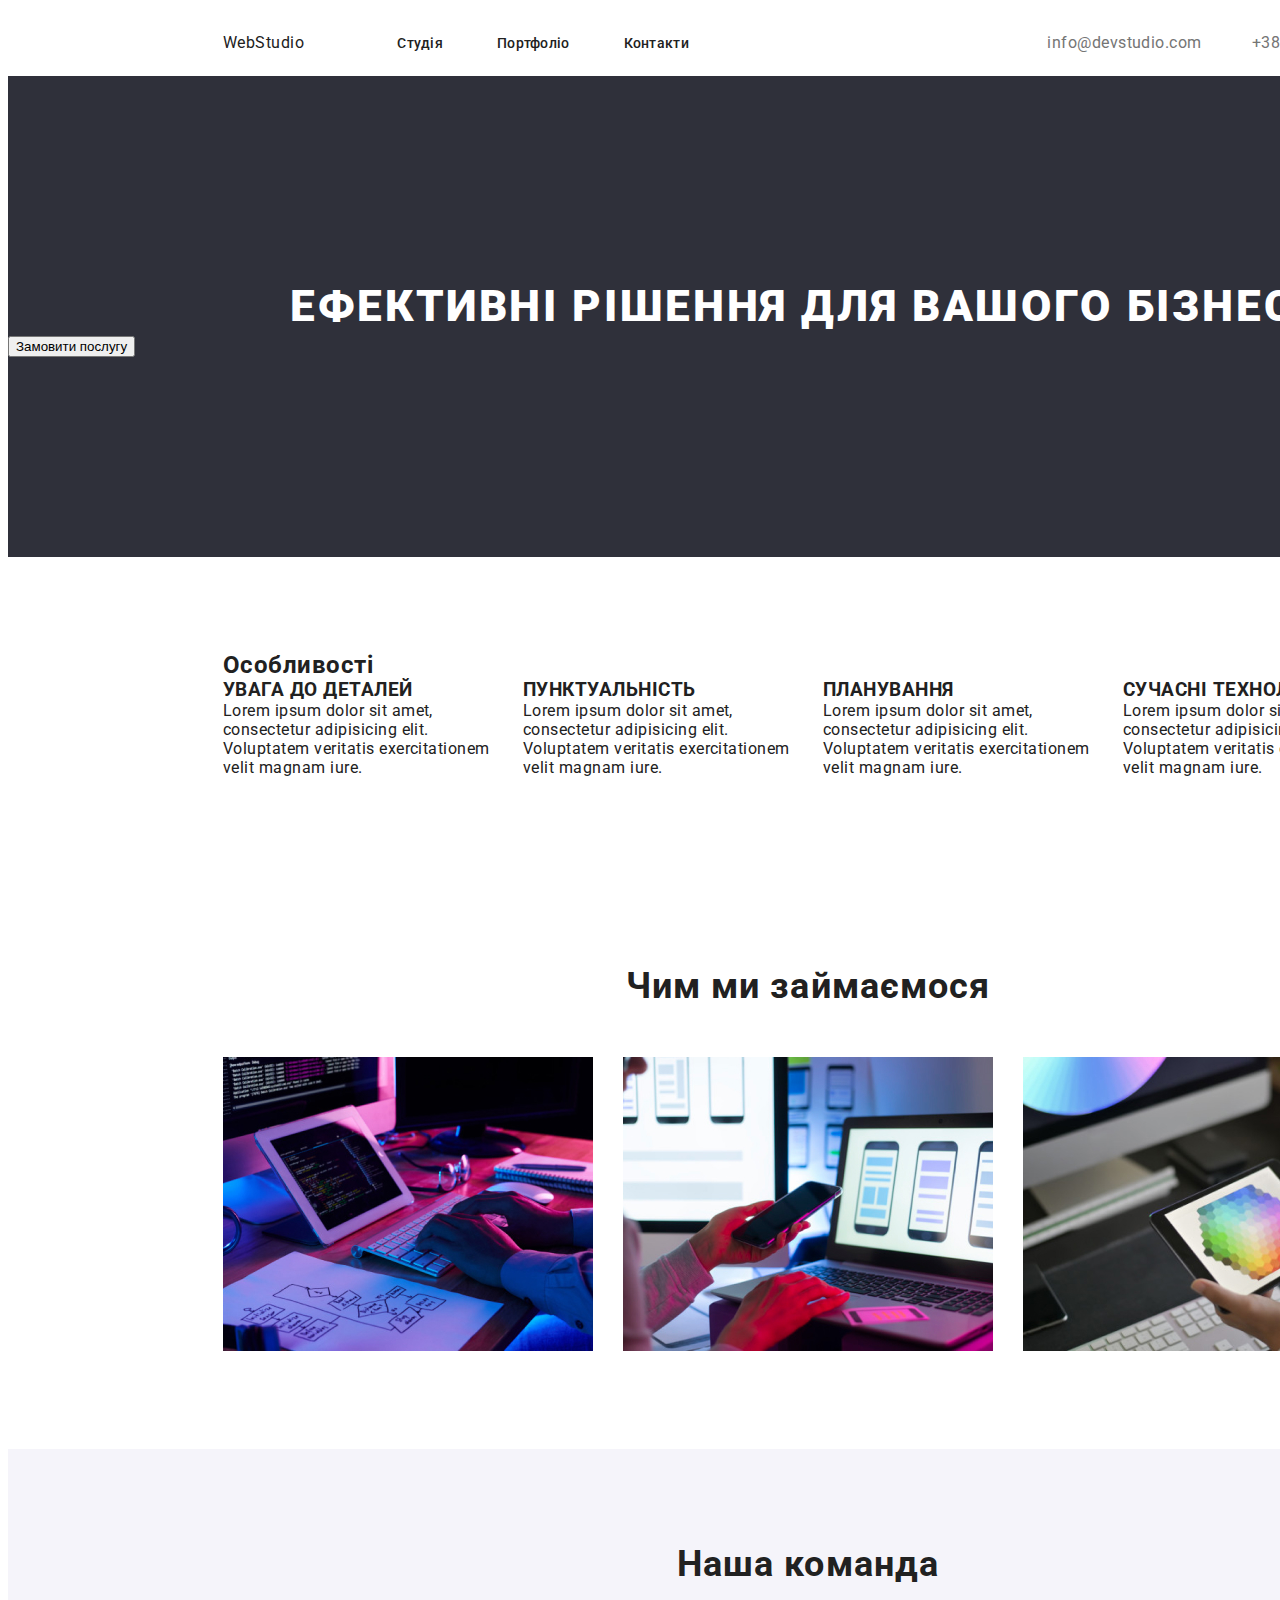
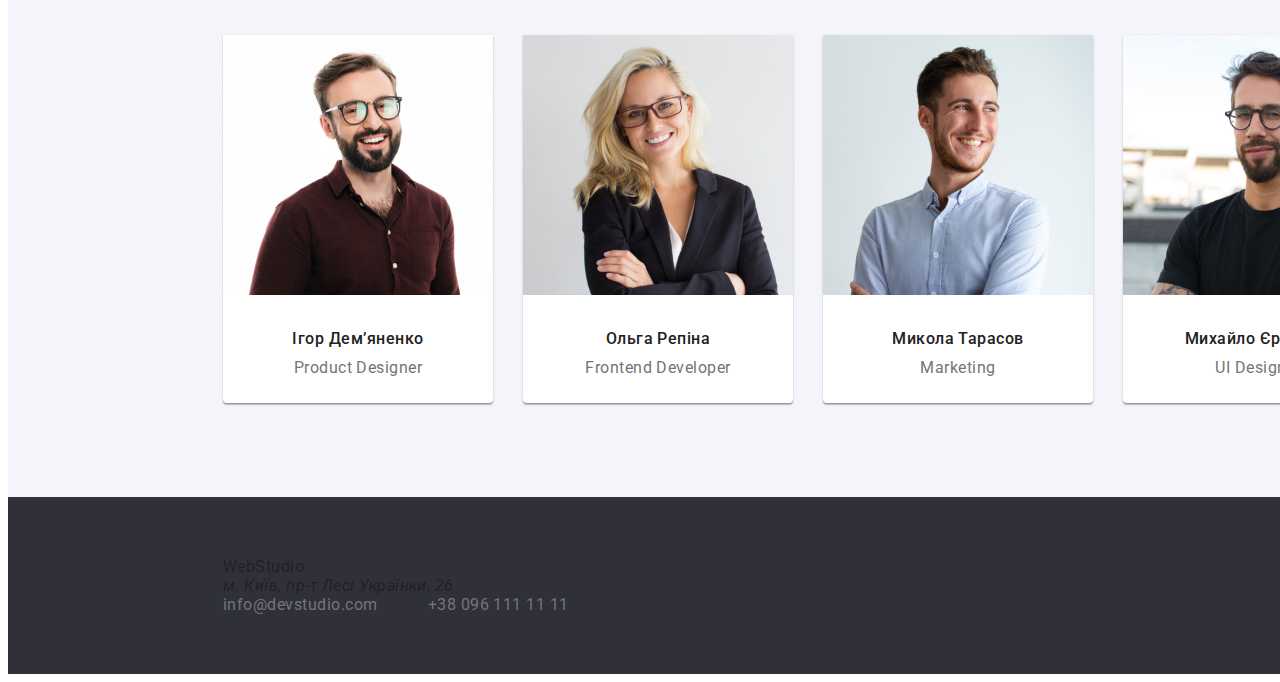
<file: index.html>
<!DOCTYPE html>
<html lang="en">
<head>
    <meta charset="UTF-8">
    <meta http-equiv="X-UA-Compatible" content="IE=edge">
    <meta name="viewport" content="width=device-width, initial-scale=1.0">
    <title>Webstudio</title>
    <link rel="stylesheet" href="https://cdnjs.cloudflare.com/ajax/libs/modern-normalize/1.1.0/modern-normalize.min.css" integrity="sha512-wpPYUAdjBVSE4KJnH1VR1HeZfpl1ub8YT/NKx4PuQ5NmX2tKuGu6U/JRp5y+Y8XG2tV+wKQpNHVUX03MfMFn9Q==" crossorigin="anonymous" referrerpolicy="no-referrer" />
    <link rel="preconnect" href="https://fonts.googleapis.com">
<link rel="preconnect" href="https://fonts.gstatic.com" crossorigin>
<link href="https://fonts.googleapis.com/css2?family=Raleway:wght@700&family=Roboto:wght@400;500;700;900&display=swap" rel="stylesheet">
    <link rel="stylesheet" href="./style.css">
</head>
<body>
    <header class="section header">
        <div class="container nav">
            <a class="Studio" href="./"><span class="Web">Web</span>Studio</a>
            <nav class="header-nav">
                <ul class="nav-list">
                <li class="nav-item">
                    <a class="nav-link" href="./">Студія</a>
                </li>
                <li class="nav-item">
                    <a class="nav-link" href="./portfolio.html">Портфоліо</a>
                </li>
                <li class="nav-item">
                    <a class="nav-link" href="">Контакти</a>
                </li>
            </ul>
        </nav>    
            <ul class="contacts-list" >
                <li class="contact-item" >    <a class="contact-link" href="">info@devstudio.com</a> </li>
                <li class="contact-item" >  <a class="contact-link" href="">+38 096 111 11 11</a> </li>
            </ul>
        </div>
    </header>
    <main>
        <div class="container"></div>
        <section class="section hero">
                <h1 class="hero-title"> ефективні рішення для вашого бізнесу</h1>
                <button class="hero-button" type="button">Замовити послугу</button>
        </section>
    </div>
        <section class="section button">
            <div class="container">
                <h2>Особливості</h2>
                <ul class="features">
                    <li class="features-item">
                        <h3>УВАГА ДО ДЕТАЛЕЙ</h3>
                        <p>Lorem ipsum dolor sit amet, consectetur adipisicing elit. Voluptatem veritatis exercitationem velit magnam iure.</p>
                    </li>
                    <li class="features-item">
                        <h3>ПУНКТУАЛЬНІСТЬ</h3>
                        <p>Lorem ipsum dolor sit amet, consectetur adipisicing elit. Voluptatem veritatis exercitationem velit magnam iure.</p>
                    </li>
                    <li class="features-item">
                        <h3>ПЛАНУВАННЯ</h3>
                        <p>Lorem ipsum dolor sit amet, consectetur adipisicing elit. Voluptatem veritatis exercitationem velit magnam iure.</p>
                    </li>
                    <li class="features-item">
                        <h3>СУЧАСНІ ТЕХНОЛОГЇ</h3>
                        <p>Lorem ipsum dolor sit amet, consectetur adipisicing elit. Voluptatem veritatis exercitationem velit magnam iure.</p>
                    </li>
                </ul>
            </div>
        </section>
        <section class="section">
            <div class="container">
            <h2 class="sagolovok">Чим ми займаємося</h2>
            <ul class="work-list">
                <li class="work-item">
                    <img src="./images/img.jpg" alt="Робочий стіл">
                </li>
                <li class="work-item">
                    <img src="./images/img (1).jpg" alt="Кодинг">
                </li>
                <li class="work-item">
                    <img src="./images/img (2).jpg" alt="Планшет">
                </li>
            </ul>
        </div>
        </section>
        <section class="section people">
            <div class="container">
            <h2 class="sagolovok">Наша команда</h2>
            <ul class="people-list">
                <li class="people-item">
                    <img src="./images/img (3).jpg" alt="Ігор Дем’яненко" class="people-img">
                    <h2 class="name">Ігор Дем’яненко</h2>
                    <p class="characteristic">Product Designer</p>
                </li>
                <li class="people-item">
                    <img src="./images/img (4).jpg" alt="Ольга Репіна" class="people-img">
                    <h2 class="name">Ольга Репіна</h2>
                    <p class="characteristic">Frontend Developer</p>
                </li>
                <li class="people-item">
                    <img src="./images/img (5).jpg" alt="Микола Тарасов" class="people-img">
                    <h2 class="name">Микола Тарасов</h2>
                    <p class="characteristic">Marketing</p>
                </li>
                <li class="people-item">
                    <img src="./images/img (6).jpg" alt="Михайло Єрмаков" class="people-img">
                    <h2 class="name">Михайло Єрмаков</h2>
                    <p class="characteristic">UI Designer</p>
                </li>
            </ul>
        </div>
    </section>
    </main>
    <footer class="footer section">
        <div class="container">
            <a class="Studio" href="./"><span class="Web">Web</span>Studio</a>
            <address>м. Київ, пр-т Лесі Українки, 26</address>
            <ul class="contacts-list" >
                <li class="contact-item" >    <a class="contact-link" href="">info@devstudio.com</a> </li>
                <li class="contact-item" >  <a class="contact-link" href="">+38 096 111 11 11</a> </li>
            </ul>
        </div>
    </footer>
</body>
</html>
</file>
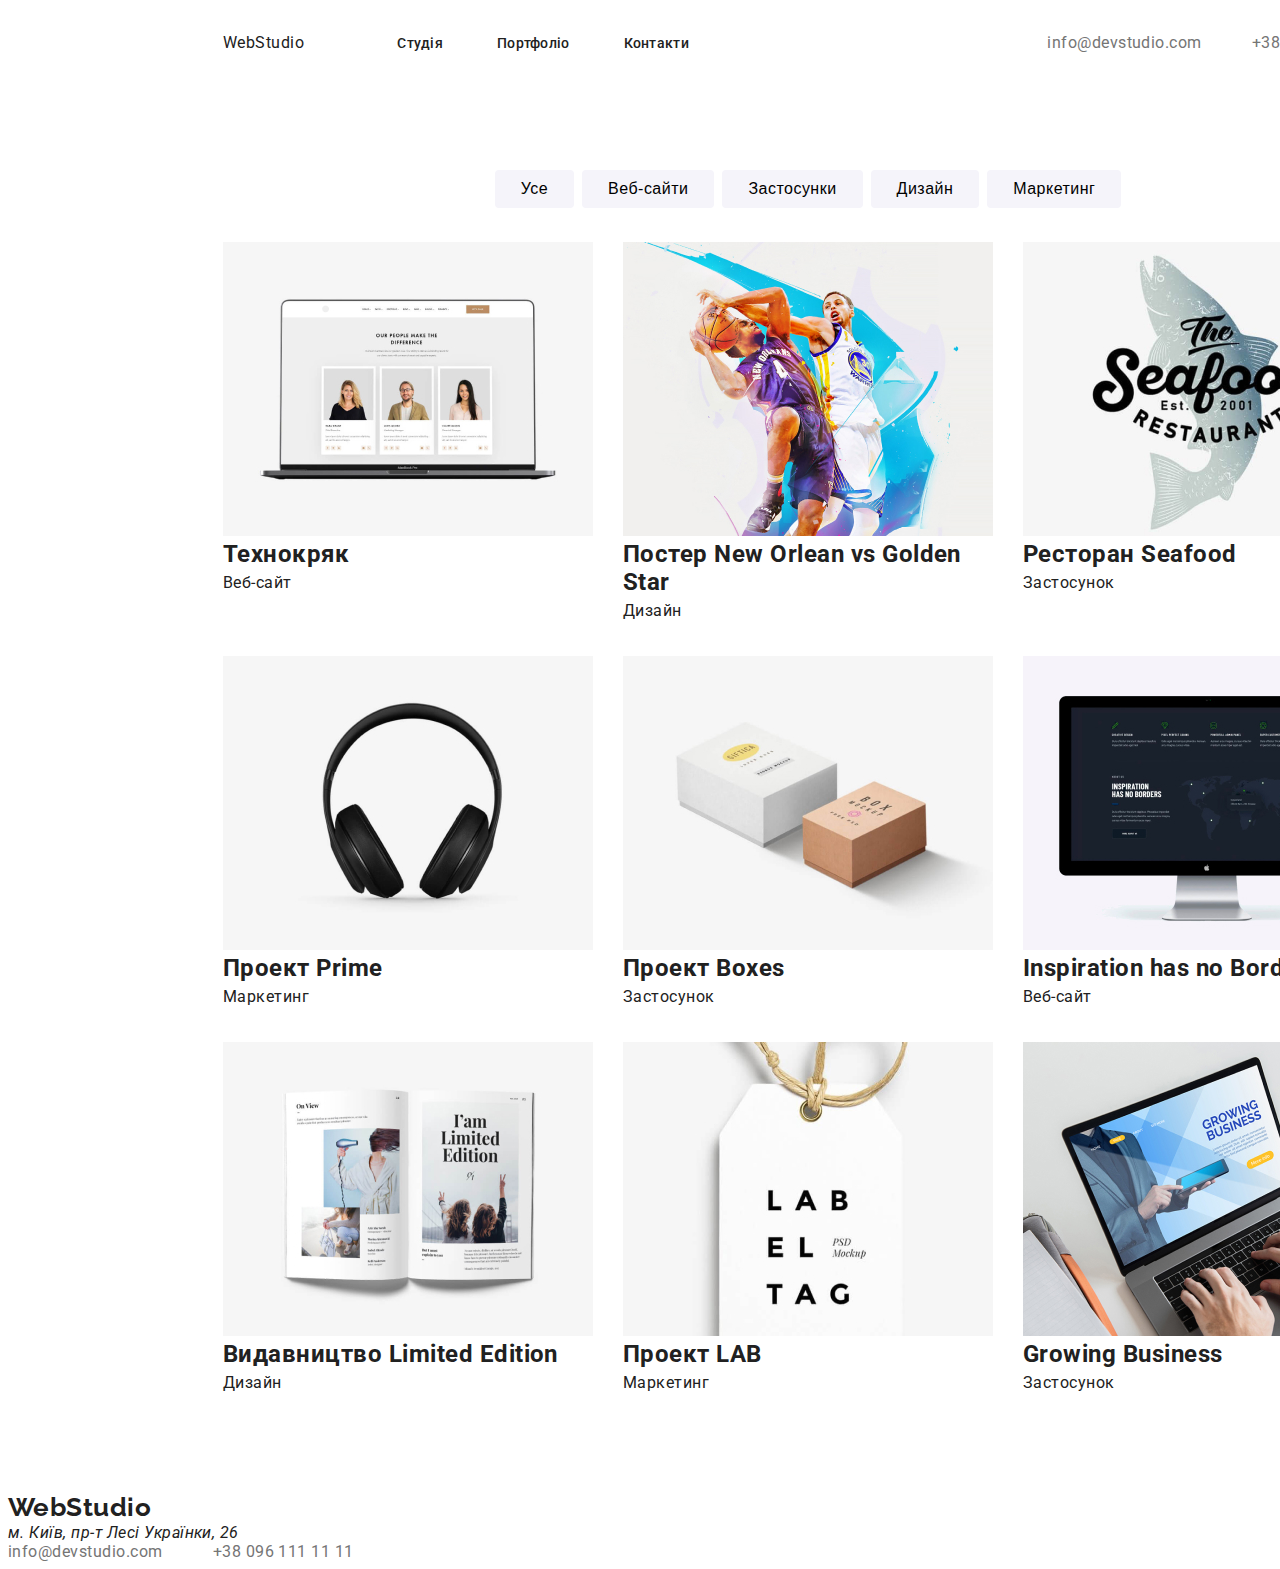
<file: portfolio.html>
<!DOCTYPE html>
<html lang="en">
<head>
    <meta charset="UTF-8">
    <meta http-equiv="X-UA-Compatible" content="IE=edge">
    <meta name="viewport" content="width=device-width, initial-scale=1.0">
    <title>WebStudio</title>
    <link rel="preconnect" href="https://fonts.googleapis.com">
<link rel="preconnect" href="https://fonts.gstatic.com" crossorigin>
<link href="https://fonts.googleapis.com/css2?family=Raleway:wght@700&family=Roboto:wght@400;500;700;900&display=swap" rel="stylesheet">
    <link rel="stylesheet" href="./style.css">
</head>
<body>
    <header class="section header">
        <div class="container nav">
            <a class="Studio" href="./"><span class="Web">Web</span>Studio</a>
            <nav class="header-nav">
                <ul class="nav-list">
                  <li class="nav-item">
                      <a class="nav-link" href="./">Студія</a>
                  </li>
                  <li class="nav-item">
                      <a class="nav-link" href="./portfolio.html">Портфоліо</a>
                  </li>
                  <li class="nav-item">
                      <a class="nav-link" href="">Контакти</a>
                  </li>
              </ul>
            </nav>    
            <ul class="contacts-list" >
                <li class="contact-item" >    <a class="contact-link" href="">info@devstudio.com</a> </li>
                <li class="contact-item" >  <a class="contact-link" href="">+38 096 111 11 11</a> </li>
            </ul>
        </div>
    </header>
    <main>
        <section class="section">
           <div class="container">
                <ul class="portfolio-button-list">
                  <li class="portfolio-item"><button class="portfolio-button">Усе</button> </li>
                  <li class="portfolio-item"><button class="portfolio-button">Веб-сайти</button></li>
                  <li class="portfolio-item"><button class="portfolio-button">Застосунки</button></li>
                  <li class="portfolio-item"><button class="portfolio-button">Дизайн</button></li>
                  <li class="portfolio-item"><button class="portfolio-button">Маркетинг</button></li>
               </ul>
            <ul class="examples">
                <li class="examples-link">
                    <a href="">
                    <img src="./images/laptop.jpg" alt="">
                    <h2>Технокряк</h>
                    <p class="text">Веб-сайт</p>
                </a>
                </li>
                <li class="examples-link">
                    <a href="">
                    <img src="./images/basket.jpg" alt="">
                    <h2>Постер New Orlean vs Golden Star</h2>
                    <p class="text">Дизайн</p>
                </a>
                </li>
                <li class="examples-link">
                    <a href=""> 
                    <img src="./images/fish.jpg" alt="">
                    <h2>Ресторан Seafood</h2>
                    <p class="text">Застосунок</p>
                </a>
                </li>
                <li class="examples-link">
                    <a href="">
                    <img src="./images/headphones.jpg" alt="">
                    <h2>Проект Prime</h2>
                    <p class="text">Маркетинг</p>
                    </a>
                </li>
                <li class="examples-link">
                    <a href="">
                    <img src="./images/box.jpg" alt="">
                    <h2>Проект Boxes</h2>
                    <p class="text">Застосунок</p>
                </a>
                </li>
                <li class="examples-link">
                    <a href="">
                    <img src="./images/monitor.jpg" alt="">
                    <h2>Inspiration has no Borders</h2>
                    <p class="text">Веб-сайт</p>
                </li>
                <li class="examples-link">
                    <a href="">
                    <img src="./images/book.jpg" alt="">
                    <h2>Видавництво Limited Edition</h2>
                    <p class="text">Дизайн</p>
                </a>
                </li>
                <li class="examples-link">
                    <a href="">
                    <img src="./images/tick.jpg" alt="">
                    <h2>Проект LAB</h2>
                    <p class="text">Маркетинг</p>
                </a>
                </li>
                <li class="examples-link">
                    <a href="">
                    <img src="./images/code.jpg" alt="">
                    <h2>Growing Business</h2>
                    <p class="text">Застосунок</p>
                </a>
                </li>
            </ul>
           </div>
        </section>
    </main>
    <footer>
        <a class="studio" href=""><span class="Web">Web</span>Studio</a>
        <address class="address">м. Київ, пр-т Лесі Українки, 26</address>
        <ul class="contacts-list" >
            <li class="contact-item" >    <a class="contact-link" href="">info@devstudio.com</a> </li>
            <li class="contact-item" >  <a class="contact-link" href="">+38 096 111 11 11</a> </li>
        </ul>
</body>
</html>
</file>
<file: style.css>
:root{
    --accent-color:#2196F3;
    --primary-text-color:#212121;
    --secondary-text-color:#757575;
    --thirdly-text-color:#FFFFFF;
    --backgroud-color:#2F303A;
}
body{
    font-family: "Roboto", sans-serif;
    color:var(--primary-text-color) ;
    font-style: normal;
    letter-spacing: 0.03em;
}
*,
*::before,
*::after{box-sizing: border-box;}
h1,
h2,
h3,
p,
ul{
    margin: 0;
    padding: 0;
}
a{
    text-decoration: none;
    margin: 0;
    padding: 0;
    color: var(--primary-text-color);
}
ul{
    list-style: none;
}
.bold{
    font-style: normal;
    font-weight: 700;
    font-size: 18px;
    line-height: 36px;
}
.text{
font-style: normal;
font-weight: 400;
font-size: 16px;
line-height: 30px;
}
.studio{
font-family: 'Raleway';
font-style: normal;
font-weight: 700;
font-size: 26px;
line-height: 31px;
color:var(--primary-text-color);
}
.logo span{
    color:var(--accent-color) ; 
}
.header-nav{
    margin-left: 93px;
}
.nav-list{
    display: flex;
}
.nav-item:not(:first-child){
    margin-left: 54px;
}

.contact-item:not(:first-child){margin-left: 50px;}
.nav-link{
font-style: normal;
font-weight: 500;
font-size: 14px;
line-height: 16px;
letter-spacing: 0.02em;
color:var(--primary-text-color);
}
.nav-link:hover,
.nav-link:focus,
.contact-link:hover,
.contact-link:focus{
    color:var(--accent-color);
}
.contact-link{
    color: var(--secondary-text-color);
}
.contacts-list{
    display: flex;
    margin-left: auto;
}
.section.header{padding-top: 25px;
padding-bottom: 24px;
}
.container.nav{
    display: flex;
    align-items: center;
}
.hero-title{
font-style: normal;
font-weight: 900;
font-size: 44px;
line-height: 60px;
text-transform:uppercase;
text-align: center;
letter-spacing: 0.06em;
color:var(--thirdly-text-color)
}
.section.hero,
.footer.section{
    background-color: var(--backgroud-color);
    padding-top: 60px;
    padding-bottom: 60px;
}
.section.hero{
    padding-top: 200px;
    padding-bottom: 200px;}
/* section fetures */
.features{
    display: flex;
    justify-content: space-between;
}
.features-item{
    width: 270px;
}
.work-list{
    display: flex;
    justify-content: space-between}
.sagolovok{
    text-align: center;
    font-family: 'Roboto';
    margin-bottom: 50px;
font-style: normal;
font-weight: 700;
font-size: 36px;
line-height: 42px;
text-align: center;
letter-spacing: 0.03em;
}
.section.people{
    background: #F5F4FA;
}
.people-item{
    background: var(--thirdly-text-color);
    width: 270px;
    height: 368px;
    box-shadow: 0px 1px 3px rgba(0, 0, 0, 0.12), 0px 1px 1px rgba(0, 0, 0, 0.14), 0px 2px 1px rgba(0, 0, 0, 0.2);
    border-radius: 0px 0px 4px 4px;
}
.people-item:not(:first-child){
    margin-left: 30px;
}
.people-list{
    display: flex;}
.people-img{
    width: 270px;
    height: 260px;
}
.name{
    font-weight: 500;
font-size: 16px;
line-height: 19px;
text-align: center;
letter-spacing: 0.03em;
margin-top: 30px;
}
.characteristic{
    font-weight: 400;
font-size: 16px;
line-height: 19px;
text-align: center;
color: #757575;
margin-top: 10px;
}
.section{width: 1600px;
    /* outline: 1px solid black; */
    padding-top: 94px;
    padding-bottom: 94px;}
.container{
    width: 1200px;
    padding-left: 15px;
    padding-right: 15px;
    /* outline: 1px solid red; */
    margin-right: auto;
    margin-left: auto;
}
/* portfolio */
.portfolio-item:not(:first-child){
    margin-left: 8px;
}
.portfolio-button{
    border: none;
    border-radius: 4px;
    padding: 6px 26px;
    font-weight: 500;
    font-size: 16px;
    line-height: 26px;
    text-align: center;
    letter-spacing: 0.03em;
    background: #F5F4FA;
}
.portfolio-button:hover,
.portfolio-button:focus{
    background: var(--accent-color);
    color: var(--thirdly-text-color);
    box-shadow: 0px 3px 1px rgba(0, 0, 0, 0.1), 0px 1px 2px rgba(0, 0, 0, 0.08), 0px 2px 2px rgba(0, 0, 0, 0.12);
}
.portfolio-button-list{
    justify-content: center;
    display: flex;
    margin-bottom: 34px;}
/* IMAGES-LINKS */
.examples{
    width: 1170px / 3;
    display: flex;
    flex-wrap: wrap;
    margin: -15px;
}
.examples-link{
    margin-top: 30px;
    margin-left: 30px;
    width: calc((100% - 30px * 3) /3);
    margin: 15px;
}
</file>
